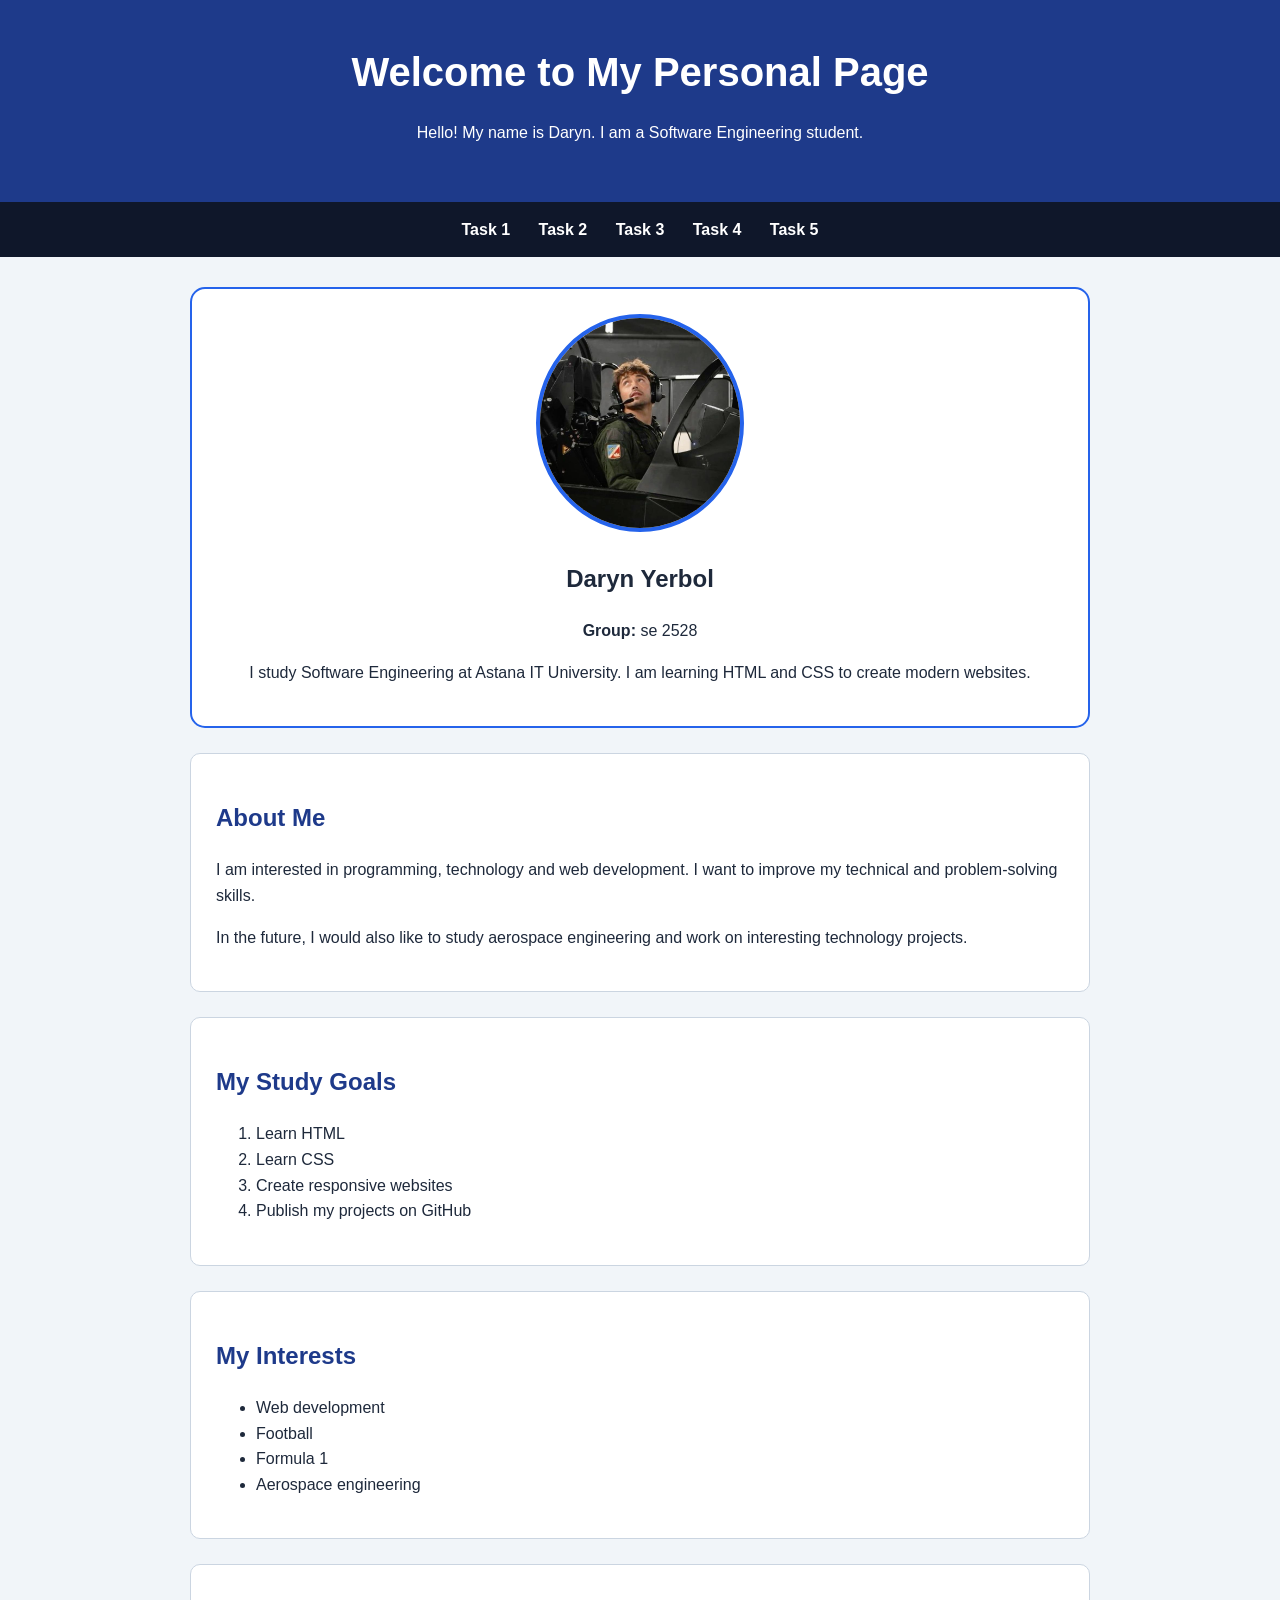
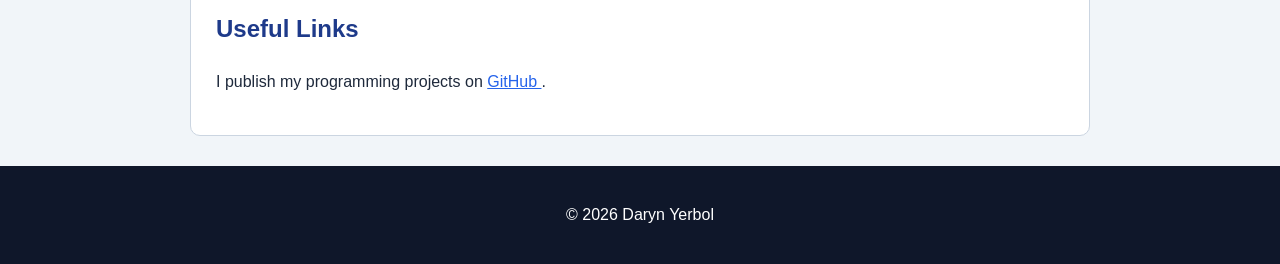
<file: index.html>
<!DOCTYPE html>
<html lang="en">

<head>
    <meta charset="UTF-8">
    <meta name="viewport" content="width=device-width, initial-scale=1.0">

    <title>Daryn's Personal Page</title>

    <link rel="stylesheet" href="styles.css">
</head>

<body>

    <header>
        <h1 id="main-title">Welcome to My Personal Page</h1>

        <p>
            Hello! My name is Daryn. I am a Software Engineering student.
        </p>
    </header>

    <nav>
        <a href="index.html">Task 1</a>
        <a href="../task2/index.html">Task 2</a>
        <a href="../task3/index.html">Task 3</a>
        <a href="../task4/index.html">Task 4</a>
        <a href="../task5/index.html">Task 5</a>
    </nav>

    <main>

        <section class="profile-card">

           <img src="../images/profile.JPG" alt="Profile">

            <h2>Daryn Yerbol</h2>

            <p><strong>Group:</strong> se 2528</p>

            <p>
                I study Software Engineering at Astana IT University.
                I am learning HTML and CSS to create modern websites.
            </p>

        </section>

        <section class="information">

            <h2>About Me</h2>

            <p>
                I am interested in programming, technology and web development.
                I want to improve my technical and problem-solving skills.
            </p>

            <p>
                In the future, I would also like to study aerospace engineering
                and work on interesting technology projects.
            </p>

        </section>

        <section class="information">

            <h2>My Study Goals</h2>

            <ol>
                <li>Learn HTML</li>
                <li>Learn CSS</li>
                <li>Create responsive websites</li>
                <li>Publish my projects on GitHub</li>
            </ol>

        </section>

        <section class="information">

            <h2>My Interests</h2>

            <ul>
                <li>Web development</li>
                <li>Football</li>
                <li>Formula 1</li>
                <li>Aerospace engineering</li>
            </ul>

        </section>

        <section class="information">

            <h2>Useful Links</h2>
            </p>

            <p>
                I publish my programming projects on
                <a href="https://github.com/" target="_blank">
                    GitHub
                </a>.
            </p>

        </section>

    </main>

    <footer>
        <p>&copy; 2026 Daryn Yerbol</p>
    </footer>

</body>

</html>
</file>
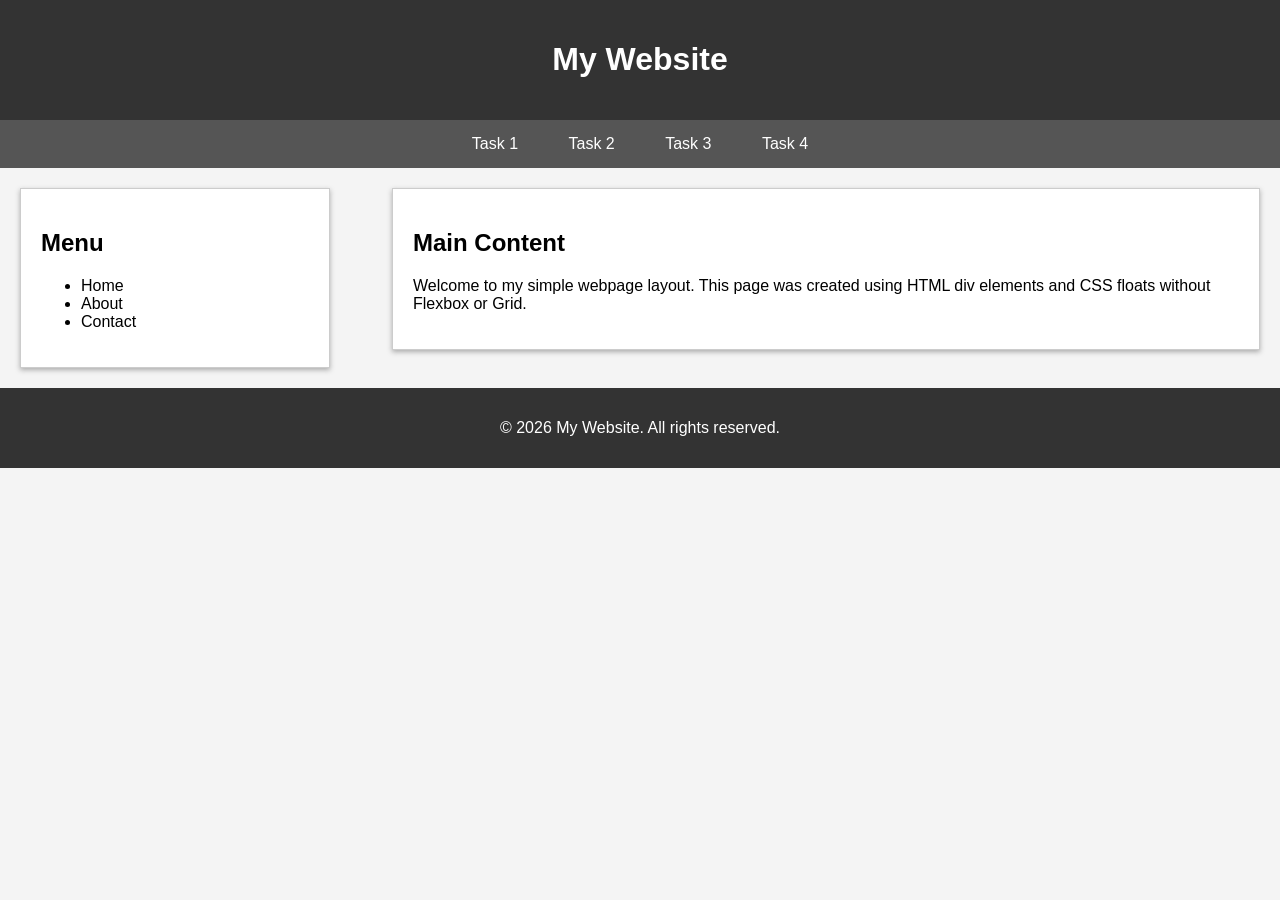
<file: task2/index.html>
<!DOCTYPE html>
<html lang="en">

<head>
    <meta charset="UTF-8">
    <meta name="viewport" content="width=device-width, initial-scale=1.0">
    <title>Task 2 -  Layout</title>
    <link rel="stylesheet" href="style.css">
</head>

<body>

    <div class="header">
        <h1>My Website</h1>
    </div>

    <div class="nav">
        <a href="../task1/index.html">Task 1</a>
        <a href="index.html">Task 2</a>
        <a href="../task3/index.html">Task 3</a>
        <a href="../task4/index.html">Task 4</a>
    </div>

    <div class="container">

        <div class="sidebar">
            <h2>Menu</h2>
            <ul>
                <li>Home</li>
                <li>About</li>
                <li>Contact</li>
            </ul>
        </div>

        <div class="content">
            <h2>Main Content</h2>
            <p>
                Welcome to my simple webpage layout.
                This page was created using HTML div elements
                and CSS floats without Flexbox or Grid.
            </p>
        </div>

        <div class="clear"></div>

    </div>

    <div class="footer">
        <p>&copy; 2026 My Website. All rights reserved.</p>
    </div>

</body>

</html>
</file>
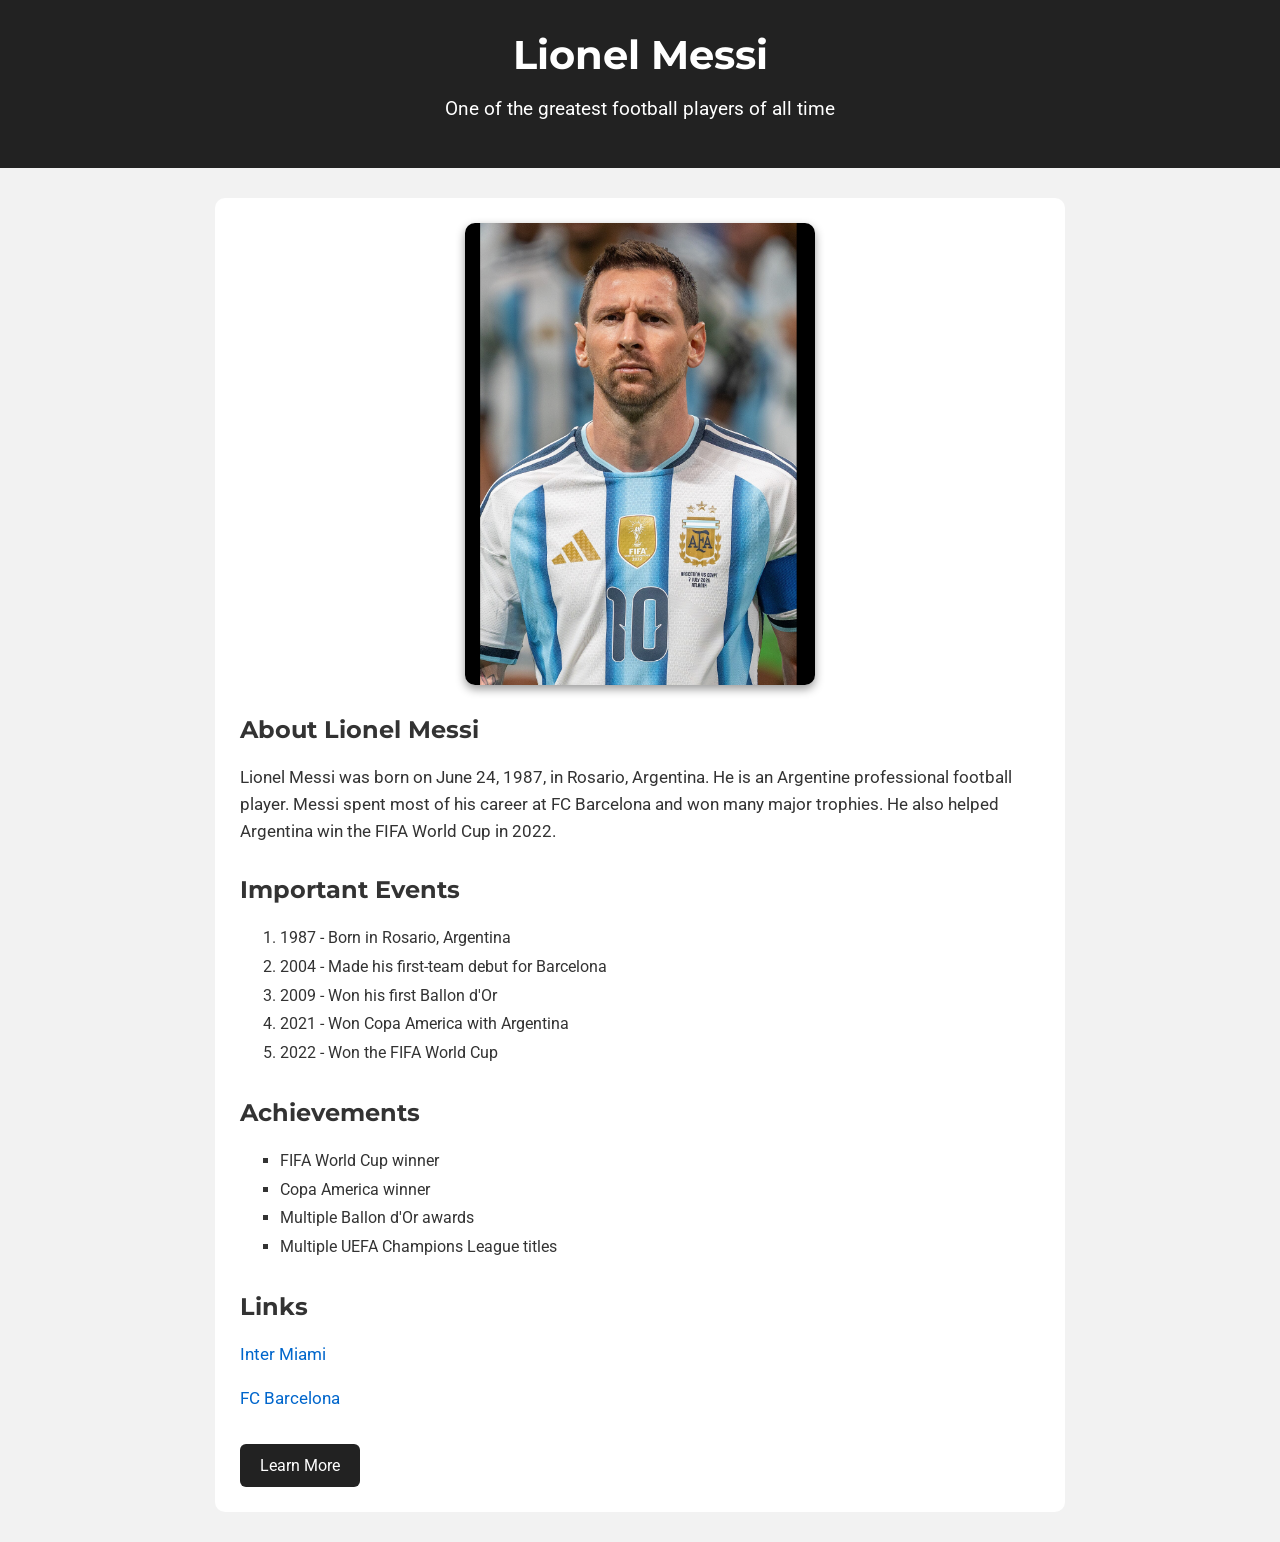
<file: task3/index.html>
<!DOCTYPE html>
<html lang="en">

<head>
    <meta charset="UTF-8">
    <meta name="viewport" content="width=device-width, initial-scale=1.0">
    <title>Lionel Messi Tribute</title>

    <link rel="preconnect" href="https://fonts.googleapis.com">
    <link rel="preconnect" href="https://fonts.gstatic.com" crossorigin>
    <link href="https://fonts.googleapis.com/css2?family=Montserrat:wght@400;700&family=Roboto&display=swap" rel="stylesheet">

    <link rel="stylesheet" href="style.css">
</head>

<body>

    <div class="header">
        <h1>Lionel Messi</h1>
        <h3>One of the greatest football players of all time</h3>
    </div>

    <div class="content">

        <img src="../images/messi.jpg" alt="Lionel Messi">

        <h2>About Lionel Messi</h2>

        <p>
            Lionel Messi was born on June 24, 1987, in Rosario, Argentina.
            He is an Argentine professional football player.
            Messi spent most of his career at FC Barcelona and won many major trophies.
            He also helped Argentina win the FIFA World Cup in 2022.
        </p>

        <h2>Important Events</h2>

        <ol>
            <li>1987 - Born in Rosario, Argentina</li>
            <li>2004 - Made his first-team debut for Barcelona</li>
            <li>2009 - Won his first Ballon d'Or</li>
            <li>2021 - Won Copa America with Argentina</li>
            <li>2022 - Won the FIFA World Cup</li>
        </ol>

        <h2>Achievements</h2>

        <ul>
            <li>FIFA World Cup winner</li>
            <li>Copa America winner</li>
            <li>Multiple Ballon d'Or awards</li>
            <li>Multiple UEFA Champions League titles</li>
        </ul>

        <h2>Links</h2>

        <p>
            <a href="https://www.intermiamicf.com/" target="_blank">Inter Miami</a>
        </p>

        <p>
            <a href="https://www.fcbarcelona.com/" target="_blank">FC Barcelona</a>
        </p>

        <a class="btn"
           href="https://en.wikipedia.org/wiki/Lionel_Messi"
           target="_blank">
            Learn More
        </a>

    </div>

</body>

</html>
</file>
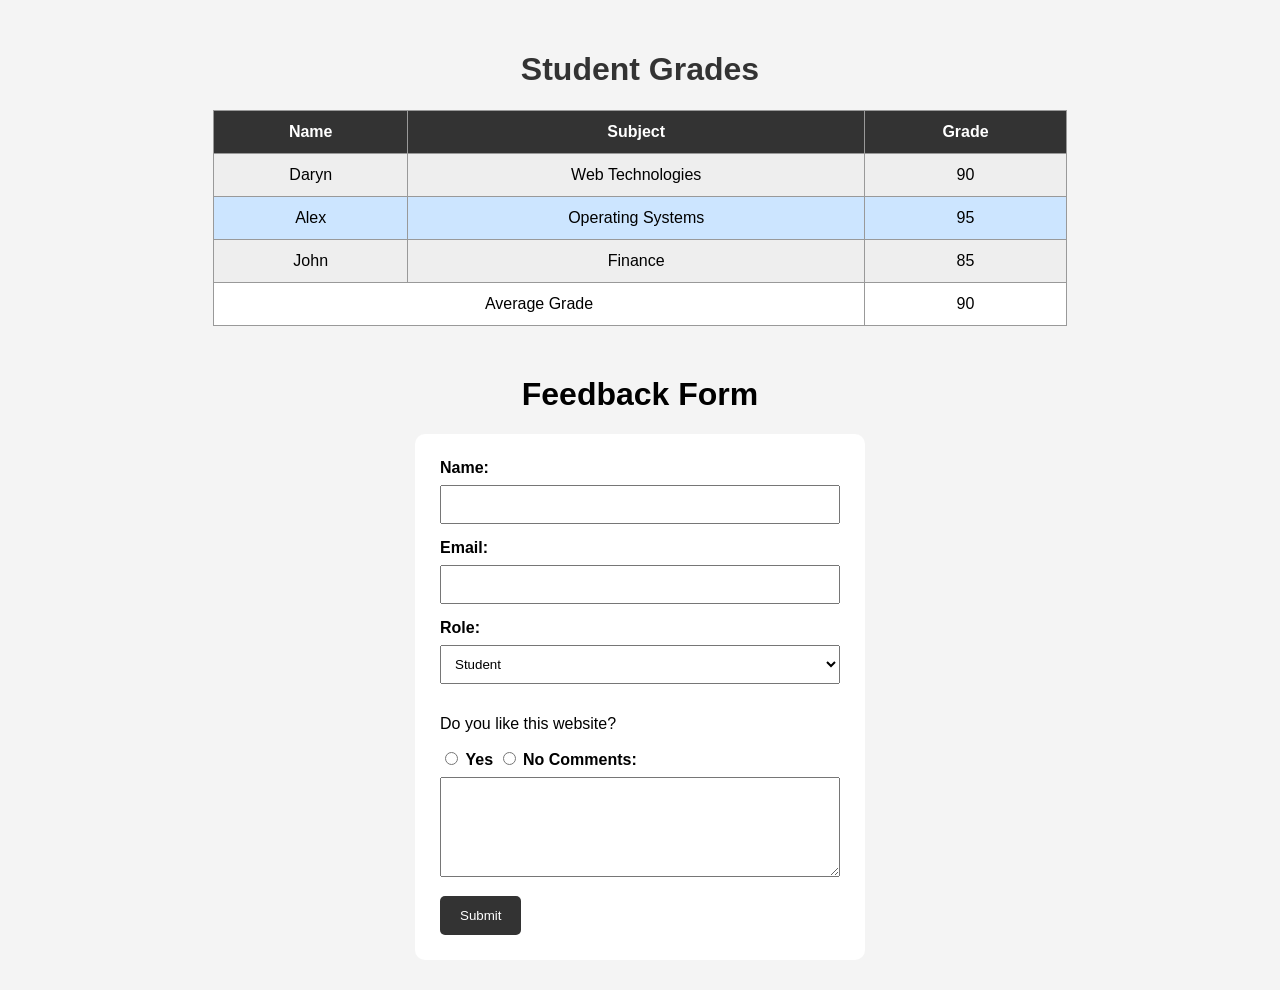
<file: task4/index.html>
<!DOCTYPE html>
<html lang="en">

<head>
    <meta charset="UTF-8">
    <meta name="viewport" content="width=device-width, initial-scale=1.0">
    <title>Task 4 - Table and Form</title>
    <link rel="stylesheet" href="style.css">
</head>

<body>

    <h1 id="page-title">Student Grades</h1>

    <table>
        <tr>
            <th>Name</th>
            <th>Subject</th>
            <th>Grade</th>
        </tr>

        <tr>
            <td>Daryn</td>
            <td>Web Technologies</td>
            <td>90</td>
        </tr>

        <tr class="highlight-row">
            <td>Alex</td>
            <td>Operating Systems</td>
            <td>95</td>
        </tr>

        <tr>
            <td>John</td>
            <td>Finance</td>
            <td>85</td>
        </tr>

        <tr>
            <td colspan="2">Average Grade</td>
            <td>90</td>
        </tr>
    </table>


    <h1>Feedback Form</h1>

    <div class="form-container">

        <form>

            <label for="name">Name:</label>
            <input type="text" id="name" name="name">

            <label for="email">Email:</label>
            <input type="email" id="email" name="email">

            <label for="role">Role:</label>
            <select id="role" name="role">
                <option>Student</option>
                <option>Teacher</option>
                <option>Other</option>
            </select>

            <p>Do you like this website?</p>

            <input type="radio" id="yes" name="answer" value="yes">
            <label for="yes">Yes</label>

            <input type="radio" id="no" name="answer" value="no">
            <label for="no">No</label>

            <label for="comments">Comments:</label>
            <textarea id="comments" name="comments"></textarea>

            <button type="submit">Submit</button>

        </form>

    </div>

</body>
</html>
</file>
<file: styles.css>
body {
    margin: 0;
    background-color: #f1f5f9;
    color: #1e293b;
    font-family: Arial, sans-serif;
    font-size: 16px;
    line-height: 1.6;
}

header {
    padding: 40px 20px;
    background-color: #1e3a8a;
    color: white;
    text-align: center;
}

#main-title {
    margin: 0;
    font-size: 40px;
}

nav {
    padding: 15px;
    background-color: #0f172a;
    text-align: center;
}

nav a {
    margin: 0 12px;
    color: white;
    font-weight: bold;
    text-decoration: none;
}

nav a:hover {
    color: #facc15;
    text-decoration: underline;
}

main {
    max-width: 900px;
    margin: 30px auto;
    padding: 0 20px;
}

.profile-card {
    margin-bottom: 25px;
    padding: 25px;
    background-color: white;
    border: 2px solid #2563eb;
    border-radius: 15px;
    text-align: center;
}

.profile-card img {
    width: 200px;
    max-width: 100%;
    border: 4px solid #2563eb;
    border-radius: 50%;
}

.information {
    margin-bottom: 25px;
    padding: 25px;
    background-color: white;
    border: 1px solid #cbd5e1;
    border-radius: 10px;
}

.information h2 {
    color: #1e3a8a;
}

.information a {
    color: #2563eb;
}

.information a:hover {
    color: #dc2626;
}

footer {
    padding: 20px;
    background-color: #0f172a;
    color: white;
    text-align: center;
}

@media (max-width: 600px) {
    #main-title {
        font-size: 28px;
    }

    nav a {
        display: block;
        margin: 8px;
    }

    main {
        padding: 0 12px;
    }
}
</file>
<file: task2/style.css>
body {
    margin: 0;
    font-family: Arial, sans-serif;
    background-color: #f4f4f4;
}

.header {
    background-color: #333;
    color: white;
    text-align: center;
    padding: 20px;
}

.nav {
    background-color: #555;
    padding: 15px;
    text-align: center;
}

.nav a {
    color: white;
    text-decoration: none;
    margin: 0 15px;
    padding: 8px;
}

.nav a:hover {
    background-color: #777;
}

.container {
    margin: 20px;
}

.sidebar {
    float: left;
    width: 25%;
    background-color: white;
    padding: 20px;
    box-sizing: border-box;
    border: 1px solid #ccc;
    box-shadow: 0 2px 5px #aaa;
}

.content {
    float: right;
    width: 70%;
    background-color: white;
    padding: 20px;
    box-sizing: border-box;
    border: 1px solid #ccc;
    box-shadow: 0 2px 5px #aaa;
}

.clear {
    clear: both;
}

.footer {
    background-color: #333;
    color: white;
    text-align: center;
    padding: 15px;
    margin-top: 20px;
}
</file>
<file: task3/style.css>
body {
    margin: 0;
    background-color: #f2f2f2;
    font-family: "Roboto", sans-serif;
    color: #333;
}

.header {
    background-color: #222;
    color: white;
    text-align: center;
    padding: 30px;
}

.header h1 {
    font-family: "Montserrat", sans-serif;
    font-size: 40px;
    margin: 0;
}

.header h3 {
    font-weight: normal;
}

.content {
    max-width: 800px;
    margin: 30px auto;
    padding: 25px;
    background-color: white;
    border-radius: 10px;
}

.content img {
    display: block;
    max-width: 350px;
    width: 100%;
    margin: 0 auto 25px;
    border-radius: 10px;
    box-shadow: 0 4px 10px #999;
}

h2 {
    font-family: "Montserrat", sans-serif;
    margin-top: 30px;
}

p {
    font-size: 17px;
    line-height: 1.6;
}

ol,
ul {
    line-height: 1.8;
}

ul {
    list-style-type: square;
}

a {
    color: #0066cc;
    text-decoration: none;
}

a:hover {
    text-decoration: underline;
}

.btn {
    display: inline-block;
    background-color: #222;
    color: white;
    padding: 12px 20px;
    margin-top: 15px;
    border-radius: 6px;
}

.btn:hover {
    background-color: #555;
    text-decoration: none;
}
</file>
<file: task4/style.css>
body {
    font-family: Arial, sans-serif;
    background-color: #f4f4f4;
    margin: 0;
    padding: 30px;
}

#page-title {
    text-align: center;
    color: #333;
}

h1 {
    text-align: center;
}

table {
    width: 70%;
    margin: 20px auto 50px;
    border-collapse: collapse;
    background-color: white;
}

th {
    background-color: #333;
    color: white;
}

th,
td {
    border: 1px solid #999;
    padding: 12px;
    text-align: center;
}

tr:nth-child(even) {
    background-color: #eeeeee;
}

.highlight-row {
    background-color: #cce5ff;
}

.form-container {
    width: 400px;
    margin: 0 auto;
    background-color: white;
    padding: 25px;
    border-radius: 10px;
}

label {
    font-weight: bold;
}

input[type="text"],
input[type="email"],
select,
textarea {
    width: 100%;
    padding: 10px;
    margin: 8px 0 15px;
    box-sizing: border-box;
}

textarea {
    height: 100px;
}

button {
    background-color: #333;
    color: white;
    padding: 12px 20px;
    border: none;
    border-radius: 5px;
    cursor: pointer;
}

button:hover {
    background-color: #555;
}
</file>
